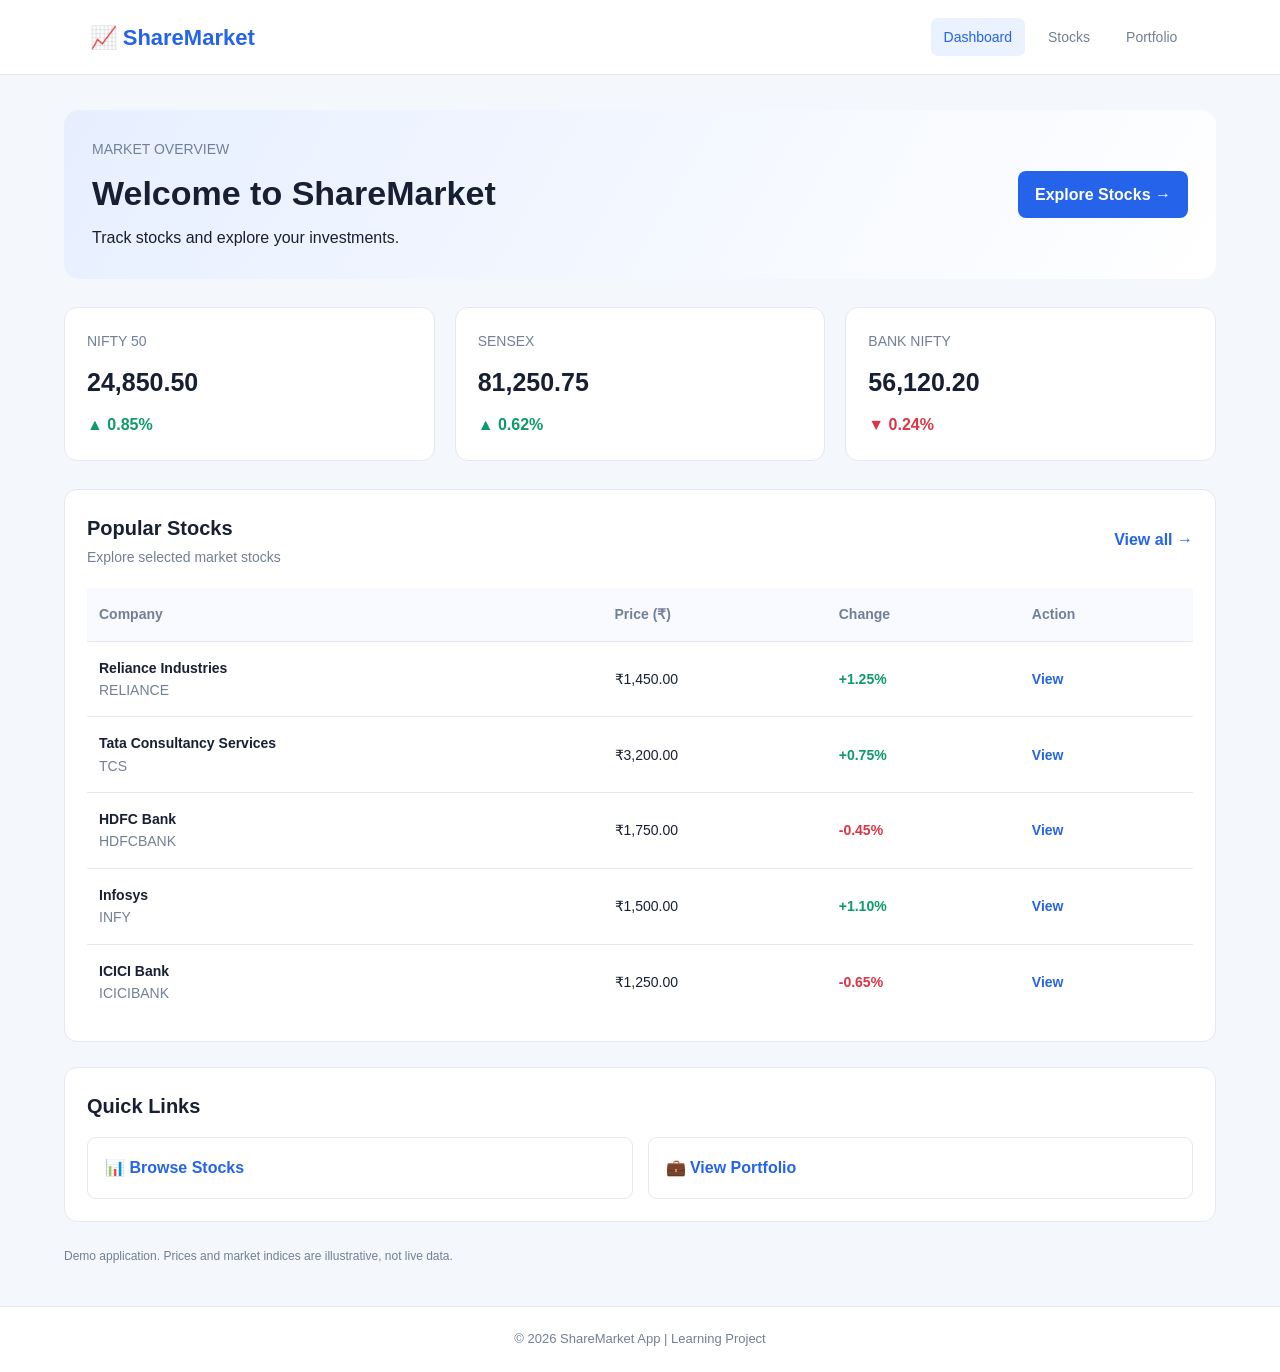
<file: index.html>
<!DOCTYPE html>
<html lang="en">
<head>
    <meta charset="UTF-8">
    <meta name="viewport" content="width=device-width, initial-scale=1.0">
    <title>ShareMarket - Dashboard</title>
    <link rel="stylesheet" href="style.css">
    <script src="script.js" defer></script>
</head>
<body data-page="dashboard">
    <header class="navbar">
        <a href="index.html" class="logo">📈 ShareMarket</a>
        <nav>
            <a href="index.html" class="active">Dashboard</a>
            <a href="stocks.html">Stocks</a>
            <a href="portfolio.html">Portfolio</a>
        </nav>
    </header>

    <main class="container">
        <section class="welcome">
            <div>
                <p class="muted">MARKET OVERVIEW</p>
                <h1>Welcome to ShareMarket</h1>
                <p>Track stocks and explore your investments.</p>
            </div>
            <a href="stocks.html" class="btn">Explore Stocks →</a>
        </section>

        <section class="market-grid">
            <article class="market-card">
                <p>NIFTY 50</p>
                <h2>24,850.50</h2>
                <span class="positive">▲ 0.85%</span>
            </article>
            <article class="market-card">
                <p>SENSEX</p>
                <h2>81,250.75</h2>
                <span class="positive">▲ 0.62%</span>
            </article>
            <article class="market-card">
                <p>BANK NIFTY</p>
                <h2>56,120.20</h2>
                <span class="negative">▼ 0.24%</span>
            </article>
        </section>

        <section class="panel">
            <div class="section-heading">
                <div>
                    <h2>Popular Stocks</h2>
                    <p class="muted">Explore selected market stocks</p>
                </div>
                <a href="stocks.html" class="text-link">View all →</a>
            </div>
            <div class="table-wrap">
                <table>
                    <thead>
                        <tr>
                            <th>Company</th>
                            <th>Price (₹)</th>
                            <th>Change</th>
                            <th>Action</th>
                        </tr>
                    </thead>
                    <tbody id="dashboardStocks"></tbody>
                </table>
            </div>
        </section>

        <section class="panel">
            <h2>Quick Links</h2>
            <div class="quick-links">
                <a href="stocks.html">📊 Browse Stocks</a>
                <a href="portfolio.html">💼 View Portfolio</a>
            </div>
        </section>

        <p class="disclaimer">Demo application. Prices and market indices are illustrative, not live data.</p>
    </main>

    <footer>© 2026 ShareMarket App | Learning Project</footer>
</body>
</html>
</file>
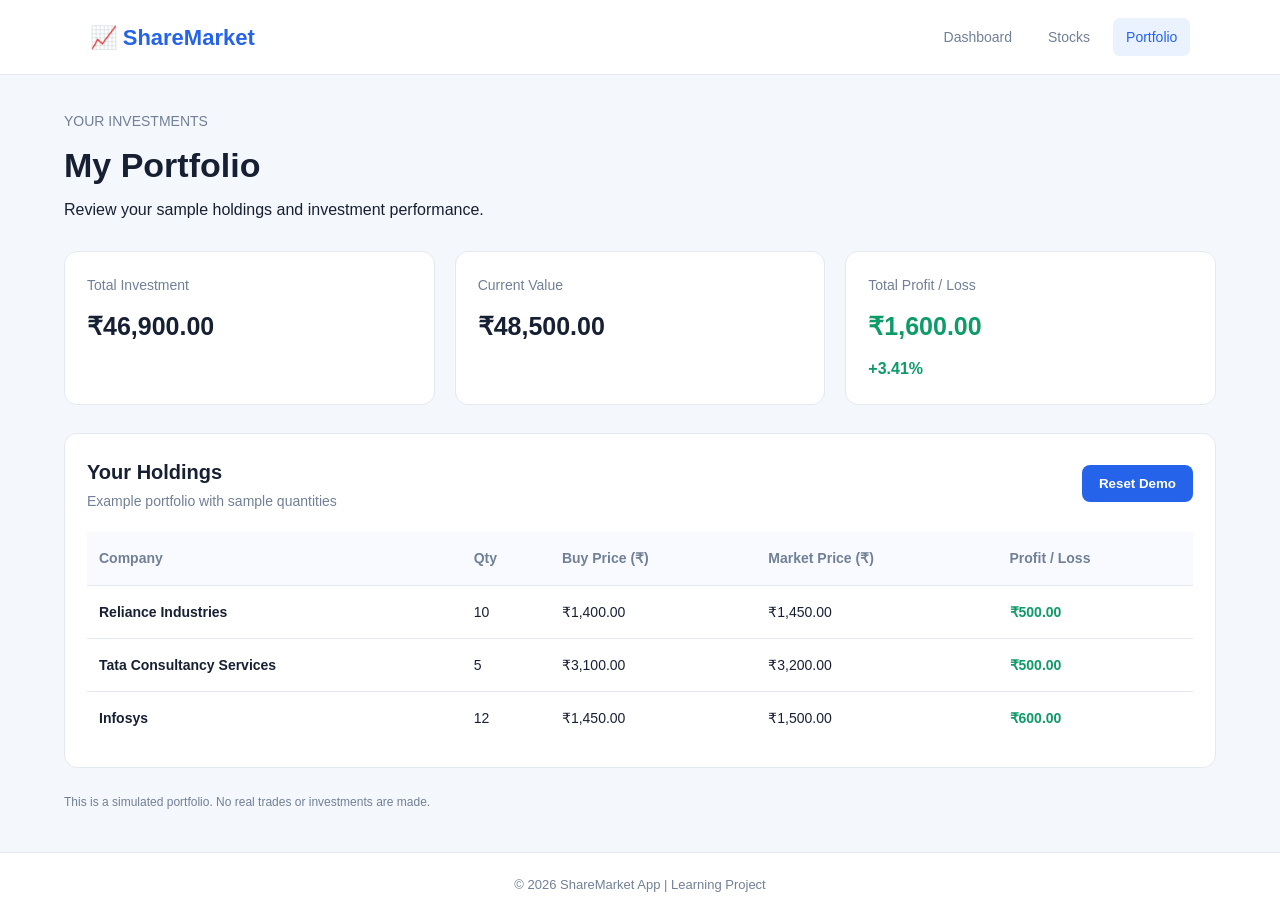
<file: portfolio.html>
<!DOCTYPE html>
<html lang="en">
<head>
    <meta charset="UTF-8">
    <meta name="viewport" content="width=device-width, initial-scale=1.0">
    <title>ShareMarket - Portfolio</title>
    <link rel="stylesheet" href="style.css">
    <script src="script.js" defer></script>
</head>
<body data-page="portfolio">
    <header class="navbar">
        <a href="index.html" class="logo">📈 ShareMarket</a>
        <nav>
            <a href="index.html">Dashboard</a>
            <a href="stocks.html">Stocks</a>
            <a href="portfolio.html" class="active">Portfolio</a>
        </nav>
    </header>

    <main class="container">
        <section class="page-heading">
            <p class="muted">YOUR INVESTMENTS</p>
            <h1>My Portfolio</h1>
            <p>Review your sample holdings and investment performance.</p>
        </section>

        <section class="market-grid">
            <article class="market-card">
                <p>Total Investment</p>
                <h2 id="totalInvestment">₹0</h2>
            </article>
            <article class="market-card">
                <p>Current Value</p>
                <h2 id="currentValue">₹0</h2>
            </article>
            <article class="market-card">
                <p>Total Profit / Loss</p>
                <h2 id="totalProfit">₹0</h2>
                <span id="profitPercent"></span>
            </article>
        </section>

        <section class="panel">
            <div class="section-heading">
                <div>
                    <h2>Your Holdings</h2>
                    <p class="muted">Example portfolio with sample quantities</p>
                </div>
                <button class="btn" id="resetPortfolio">Reset Demo</button>
            </div>

            <div class="table-wrap">
                <table>
                    <thead>
                        <tr>
                            <th>Company</th>
                            <th>Qty</th>
                            <th>Buy Price (₹)</th>
                            <th>Market Price (₹)</th>
                            <th>Profit / Loss</th>
                        </tr>
                    </thead>
                    <tbody id="portfolioTable"></tbody>
                </table>
            </div>
        </section>

        <p class="disclaimer">This is a simulated portfolio. No real trades or investments are made.</p>
    </main>

    <footer>© 2026 ShareMarket App | Learning Project</footer>
</body>
</html>
</file>
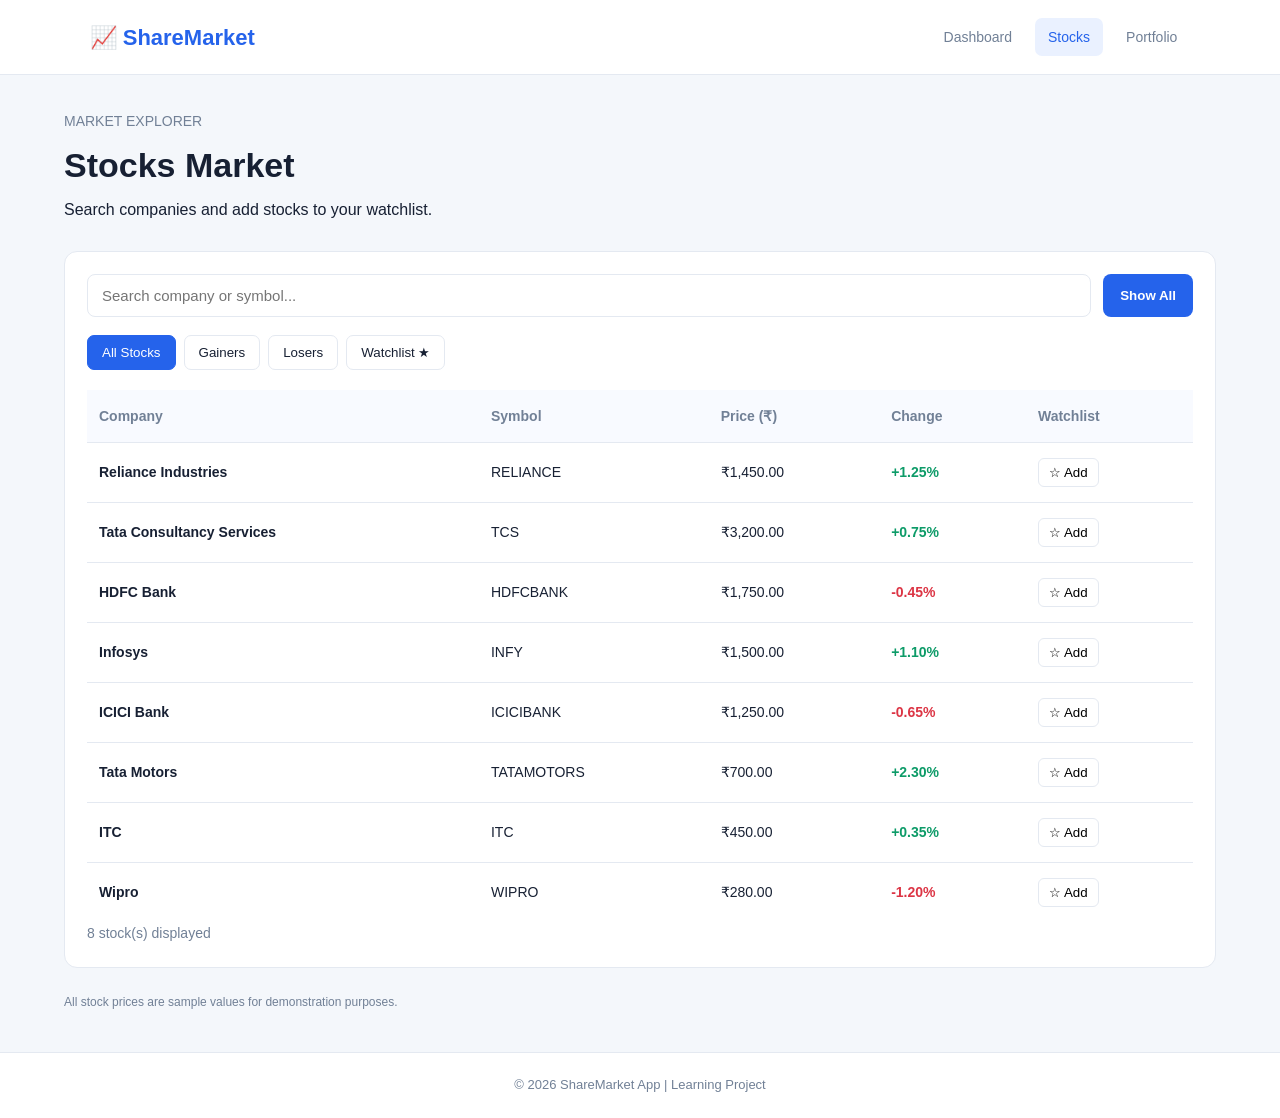
<file: stocks.html>
<!DOCTYPE html>
<html lang="en">
<head>
    <meta charset="UTF-8">
    <meta name="viewport" content="width=device-width, initial-scale=1.0">
    <title>ShareMarket - Stocks</title>
    <link rel="stylesheet" href="style.css">
    <script src="script.js" defer></script>
</head>
<body data-page="stocks">
    <header class="navbar">
        <a href="index.html" class="logo">📈 ShareMarket</a>
        <nav>
            <a href="index.html">Dashboard</a>
            <a href="stocks.html" class="active">Stocks</a>
            <a href="portfolio.html">Portfolio</a>
        </nav>
    </header>

    <main class="container">
        <section class="page-heading">
            <p class="muted">MARKET EXPLORER</p>
            <h1>Stocks Market</h1>
            <p>Search companies and add stocks to your watchlist.</p>
        </section>

        <section class="panel">
            <div class="search-row">
                <input type="search" id="stockSearch"
                       placeholder="Search company or symbol..."
                       aria-label="Search stocks">
                <button class="btn" id="showAll">Show All</button>
            </div>

            <div class="filter-row">
                <button class="filter-btn selected" data-filter="all">All Stocks</button>
                <button class="filter-btn" data-filter="positive">Gainers</button>
                <button class="filter-btn" data-filter="negative">Losers</button>
                <button class="filter-btn" data-filter="watchlist">Watchlist ★</button>
            </div>

            <div class="table-wrap">
                <table>
                    <thead>
                        <tr>
                            <th>Company</th>
                            <th>Symbol</th>
                            <th>Price (₹)</th>
                            <th>Change</th>
                            <th>Watchlist</th>
                        </tr>
                    </thead>
                    <tbody id="stocksTable"></tbody>
                </table>
            </div>
            <p id="stockCount" class="muted"></p>
        </section>

        <p class="disclaimer">All stock prices are sample values for demonstration purposes.</p>
    </main>

    <footer>© 2026 ShareMarket App | Learning Project</footer>
</body>
</html>
</file>
<file: style.css>
* {
    margin: 0;
    padding: 0;
    box-sizing: border-box;
}

:root {
    --primary: #2563eb;
    --background: #f4f7fb;
    --surface: #ffffff;
    --text: #172033;
    --muted: #718096;
    --border: #e4e9f1;
    --green: #0d9b68;
    --red: #dc3545;
}

body {
    font-family: Arial, Helvetica, sans-serif;
    background: var(--background);
    color: var(--text);
    line-height: 1.6;
    min-height: 100vh;
}

.navbar {
    display: flex;
    justify-content: space-between;
    align-items: center;
    gap: 20px;
    padding: 18px 7%;
    background: var(--surface);
    border-bottom: 1px solid var(--border);
}

.logo {
    font-size: 22px;
    font-weight: 700;
    color: var(--primary);
    text-decoration: none;
    white-space: nowrap;
}

nav {
    display: flex;
    gap: 10px;
    flex-wrap: wrap;
}

nav a {
    text-decoration: none;
    color: var(--muted);
    padding: 8px 13px;
    border-radius: 7px;
    font-size: 14px;
}

nav a:hover,
nav a.active {
    background: #eaf1ff;
    color: var(--primary);
}

.container {
    max-width: 1200px;
    width: 90%;
    margin: 35px auto;
}

.welcome,
.page-heading {
    margin-bottom: 28px;
}

.welcome {
    display: flex;
    justify-content: space-between;
    align-items: center;
    gap: 20px;
    padding: 28px;
    background: linear-gradient(120deg, #e7efff, #ffffff);
    border-radius: 15px;
}

h1 {
    font-size: clamp(25px, 4vw, 34px);
    margin: 5px 0;
}

h2 {
    font-size: 20px;
    margin-bottom: 8px;
}

.muted {
    color: var(--muted);
    font-size: 14px;
}

.btn {
    display: inline-block;
    background: var(--primary);
    color: white;
    border: none;
    border-radius: 8px;
    padding: 11px 17px;
    text-decoration: none;
    font-weight: 600;
    cursor: pointer;
    white-space: nowrap;
}

.btn:hover {
    background: #174bc0;
}

.market-grid {
    display: grid;
    grid-template-columns: repeat(3, minmax(0, 1fr));
    gap: 20px;
    margin-bottom: 28px;
}

.market-card,
.panel {
    background: var(--surface);
    border: 1px solid var(--border);
    border-radius: 13px;
    padding: 22px;
}

.market-card p {
    color: var(--muted);
    font-size: 14px;
}

.market-card h2 {
    font-size: 25px;
    margin: 10px 0;
    overflow-wrap: anywhere;
}

.positive {
    color: var(--green);
    font-weight: 600;
}

.negative {
    color: var(--red);
    font-weight: 600;
}

.panel {
    margin-bottom: 25px;
}

.section-heading {
    display: flex;
    align-items: center;
    justify-content: space-between;
    gap: 15px;
    margin-bottom: 20px;
}

.section-heading h2 {
    margin-bottom: 2px;
}

.text-link {
    text-decoration: none;
    color: var(--primary);
    font-weight: 600;
}

.table-wrap {
    width: 100%;
    overflow-x: auto;
}

table {
    width: 100%;
    border-collapse: collapse;
    text-align: left;
    white-space: nowrap;
}

th,
td {
    padding: 15px 12px;
    border-bottom: 1px solid var(--border);
    font-size: 14px;
}

th {
    background: #f8faff;
    color: var(--muted);
    font-weight: 600;
}

tbody tr:hover {
    background: #f8faff;
}

tbody tr:last-child td {
    border-bottom: none;
}

.quick-links {
    display: flex;
    flex-wrap: wrap;
    gap: 15px;
    margin-top: 15px;
}

.quick-links a {
    flex: 1;
    min-width: 180px;
    padding: 17px;
    border: 1px solid var(--border);
    border-radius: 9px;
    color: var(--primary);
    text-decoration: none;
    font-weight: 600;
}

.quick-links a:hover {
    background: #f0f5ff;
}

.search-row {
    display: flex;
    gap: 12px;
    margin-bottom: 18px;
}

input[type="search"] {
    flex: 1;
    min-width: 0;
    padding: 12px 14px;
    border: 1px solid var(--border);
    border-radius: 8px;
    font-size: 15px;
    outline-color: var(--primary);
}

.filter-row {
    display: flex;
    flex-wrap: wrap;
    gap: 8px;
    margin-bottom: 20px;
}

.filter-btn {
    padding: 9px 14px;
    border: 1px solid var(--border);
    border-radius: 7px;
    background: white;
    color: var(--text);
    cursor: pointer;
}

.filter-btn.selected,
.filter-btn:hover {
    color: white;
    background: var(--primary);
    border-color: var(--primary);
}

.watch-btn {
    border: 1px solid var(--border);
    background: white;
    padding: 6px 10px;
    border-radius: 6px;
    cursor: pointer;
}

.watch-btn.saved {
    background: #fff6d9;
    border-color: #f0ca57;
}

.disclaimer {
    font-size: 12px;
    color: var(--muted);
    margin: 20px 0;
}

footer {
    text-align: center;
    padding: 22px;
    color: var(--muted);
    background: white;
    border-top: 1px solid var(--border);
    font-size: 13px;
    margin-top: 40px;
}

@media (max-width: 700px) {
    .navbar {
        flex-direction: column;
        padding: 16px 5%;
    }

    nav {
        justify-content: center;
    }

    nav a {
        padding: 8px 10px;
    }

    .container {
        width: 94%;
        margin: 22px auto;
    }

    .welcome {
        flex-direction: column;
        align-items: flex-start;
        padding: 22px;
    }

    .market-grid {
        grid-template-columns: 1fr;
        gap: 12px;
    }

    .market-card,
    .panel {
        padding: 17px;
    }

    .market-card h2 {
        font-size: 23px;
    }

    .section-heading {
        align-items: flex-start;
        flex-wrap: wrap;
    }

    .search-row {
        flex-wrap: wrap;
    }

    input[type="search"] {
        flex-basis: 100%;
    }

    th,
    td {
        padding: 12px 10px;
    }
}
</file>
